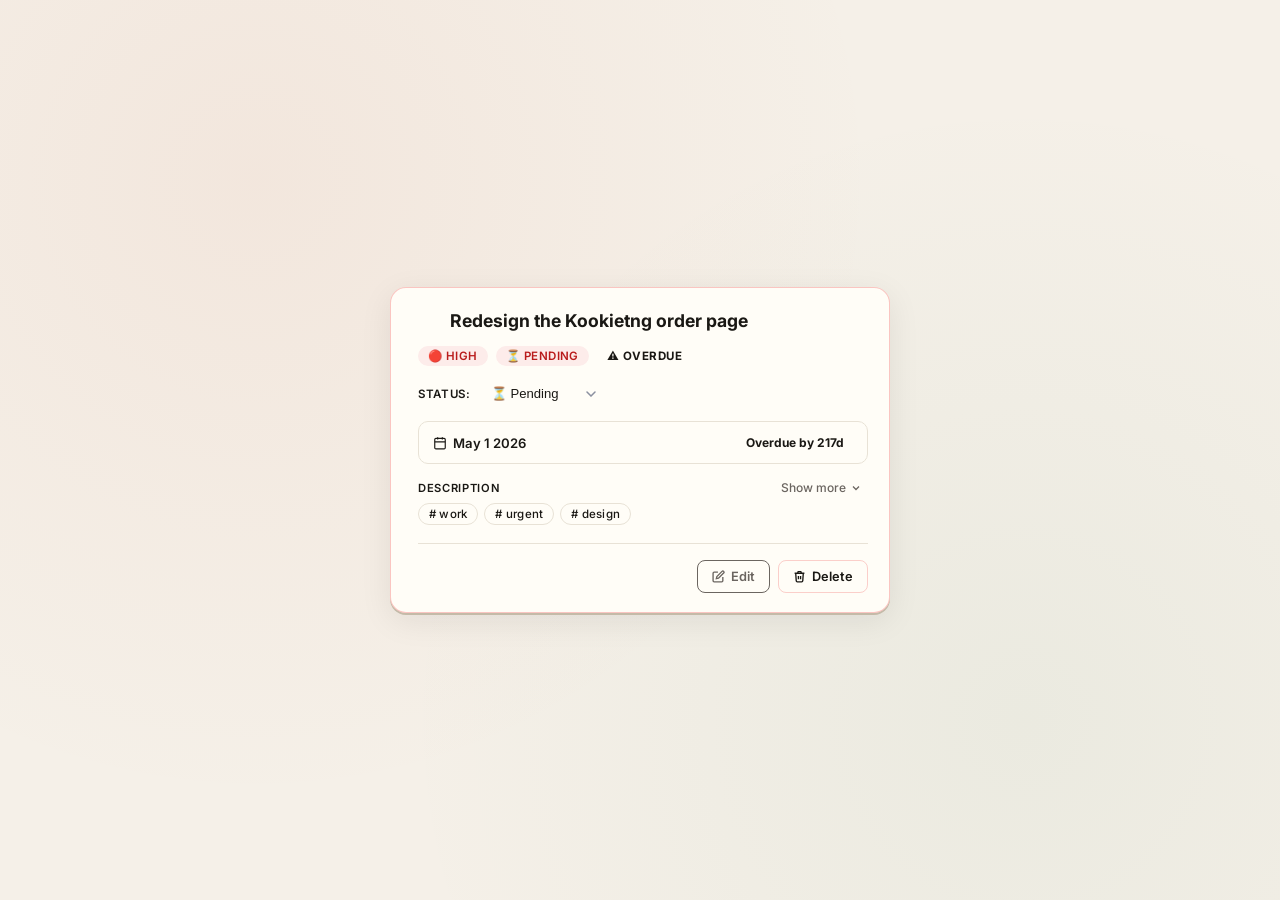
<file: index.html>
<!-- @format -->

<!doctype html>
<html lang="en">
  <head>
    <meta charset="UTF-8" />
    <meta name="viewport" content="width=device-width, initial-scale=1.0" />
    <title>Todo Card</title>
    <link rel="stylesheet" href="./styles.css" />
  </head>
  <body>
    <article
      data-testid="test-todo-card"
      id="todo-card"
      role="region"
      aria-label="Todo task card"
    >
      <!-- Priority indicator bar -->
      <div
        data-testid="test-todo-priority-indicator"
        id="priority-indicator"
        class="high"
        aria-hidden="true"
      ></div>

      <!-- ── VIEW MODE ── -->
      <div class="card-inner" id="card-view">
        <!-- Top row -->
        <div class="top-row">
          <div class="checkbox-wrap">
            <label for="complete-toggle" aria-label="Mark task complete">
              <input
                type="checkbox"
                id="complete-toggle"
                data-testid="test-todo-complete-toggle"
                onchange="onCheckboxChange(this)"
              />
            </label>
          </div>
          <div class="title-area">
            <h2 data-testid="test-todo-title" id="todo-title">
              Redesign the Kookietng order page
            </h2>
          </div>
        </div>

        <!-- Badges -->
        <div class="badges-row">
          <span
            class="badge high"
            data-testid="test-todo-priority"
            id="priority-badge"
            aria-label="Priority: High"
            >🔴 High</span
          >
          <span
            class="badge pending"
            data-testid="test-todo-status"
            id="status-badge"
            aria-label="Status: Pending"
            >⏳ Pending</span
          >
          <span
            data-testid="test-todo-overdue-indicator"
            id="overdue-indicator"
            role="status"
            aria-label="This task is overdue"
            >⚠ Overdue</span
          >
        </div>

        <!-- Status control -->
        <div class="status-row">
          <span class="status-label" id="status-label">Status:</span>
          <select
            data-testid="test-todo-status-control"
            id="status-control"
            aria-label="Change task status"
            onchange="onStatusChange(this.value)"
          >
            <option value="Pending">⏳ Pending</option>
            <option value="In Progress">🔄 In Progress</option>
            <option value="Done">✅ Done</option>
          </select>
        </div>

        <!-- Due date + time remaining -->
        <div class="date-section">
          <div class="date-left">
            <svg
              class="date-icon"
              width="14"
              height="14"
              fill="none"
              viewBox="0 0 24 24"
              stroke="currentColor"
              stroke-width="2"
              aria-hidden="true"
            >
              <rect x="3" y="4" width="18" height="18" rx="2" />
              <line x1="16" y1="2" x2="16" y2="6" />
              <line x1="8" y1="2" x2="8" y2="6" />
              <line x1="3" y1="10" x2="21" y2="10" />
            </svg>
            <time
              data-testid="test-todo-due-date"
              id="due-date-display"
              datetime="2026-05-01T23:59:00"
              >Due May 1, 2026</time
            >
          </div>
          <span
            data-testid="test-todo-time-remaining"
            id="time-remaining"
            aria-live="polite"
            aria-label="Time remaining"
            class="safe"
            >Calculating…</span
          >
        </div>

        <!-- Collapsible description -->
        <div class="expand-row">
          <span class="desc-heading">Description</span>
          <button
            data-testid="test-todo-expand-toggle"
            id="expand-toggle"
            aria-expanded="false"
            aria-controls="collapsible-section"
            onclick="toggleExpand()"
          >
            <span id="expand-label">Show more</span>
            <svg
              class="expand-icon"
              id="expand-icon"
              width="12"
              height="12"
              fill="none"
              viewBox="0 0 24 24"
              stroke="currentColor"
              stroke-width="2.5"
              aria-hidden="true"
            >
              <polyline points="6 9 12 15 18 9" />
            </svg>
          </button>
        </div>

        <div
          data-testid="test-todo-collapsible-section"
          id="collapsible-section"
        >
          <p data-testid="test-todo-description" id="todo-description">
            Update the product cards layout, add a quantity selector, and
            improve mobile responsiveness before the April promo launch. This
            includes refactoring the grid system, updating the colour tokens to
            match the new brand guidelines, and making sure all interactive
            elements meet WCAG AA contrast ratios. Coordinate with the backend
            team for the new cart API endpoint changes.
          </p>
        </div>

        <!-- Tags -->
        <ul data-testid="test-todo-tags" role="list" aria-label="Tags">
          <li data-testid="test-todo-tag-work" role="listitem"># work</li>
          <li data-testid="test-todo-tag-urgent" role="listitem"># urgent</li>
          <li role="listitem"># design</li>
        </ul>

        <!-- Actions -->
        <div class="actions-row">
          <button
            class="btn"
            data-testid="test-todo-edit-button"
            id="edit-btn"
            aria-label="Edit task"
            onclick="openEditMode()"
          >
            <svg
              width="13"
              height="13"
              fill="none"
              viewBox="0 0 24 24"
              stroke="currentColor"
              stroke-width="2.5"
              aria-hidden="true"
            >
              <path
                d="M11 4H4a2 2 0 0 0-2 2v14a2 2 0 0 0 2 2h14a2 2 0 0 0 2-2v-7"
              />
              <path
                d="M18.5 2.5a2.121 2.121 0 0 1 3 3L12 15l-4 1 1-4 9.5-9.5z"
              />
            </svg>
            Edit
          </button>
          <button
            class="btn"
            data-testid="test-todo-delete-button"
            aria-label="Delete task"
            onclick="alert('Delete clicked')"
          >
            <svg
              width="13"
              height="13"
              fill="none"
              viewBox="0 0 24 24"
              stroke="currentColor"
              stroke-width="2.5"
              aria-hidden="true"
            >
              <polyline points="3 6 5 6 21 6" />
              <path d="M19 6l-1 14a2 2 0 0 1-2 2H8a2 2 0 0 1-2-2L5 6" />
              <path
                d="M10 11v6M14 11v6M9 6V4a1 1 0 0 1 1-1h4a1 1 0 0 1 1 1v2"
              />
            </svg>
            Delete
          </button>
        </div>
      </div>

      <!-- ── EDIT FORM ── -->
      <form
        data-testid="test-todo-edit-form"
        id="edit-form"
        aria-label="Edit task form"
        onsubmit="saveEdit(event)"
      >
        <div class="form-row">
          <label class="form-label" for="edit-title">Title</label>
          <input
            type="text"
            id="edit-title"
            data-testid="test-todo-edit-title-input"
            class="form-input"
            required
            aria-required="true"
          />
        </div>

        <div class="form-row">
          <label class="form-label" for="edit-description">Description</label>
          <textarea
            id="edit-description"
            data-testid="test-todo-edit-description-input"
            class="form-input"
          ></textarea>
        </div>

        <div class="form-row-2">
          <div class="form-row">
            <label class="form-label" for="edit-priority">Priority</label>
            <select
              id="edit-priority"
              data-testid="test-todo-edit-priority-select"
              class="form-input"
              aria-label="Select priority"
            >
              <option value="Low">🟢 Low</option>
              <option value="Medium">🟡 Medium</option>
              <option value="High" selected>🔴 High</option>
            </select>
          </div>
          <div class="form-row">
            <label class="form-label" for="edit-due-date">Due Date</label>
            <input
              type="datetime-local"
              id="edit-due-date"
              data-testid="test-todo-edit-due-date-input"
              class="form-input"
            />
          </div>
        </div>

        <div class="form-actions">
          <button
            type="button"
            class="btn"
            data-testid="test-todo-cancel-button"
            onclick="cancelEdit()"
          >
            Cancel
          </button>
          <button type="submit" class="btn" data-testid="test-todo-save-button">
            Save Changes
          </button>
        </div>
      </form>
    </article>

    <script src="./script.js"></script>
  </body>
</html>
</file>
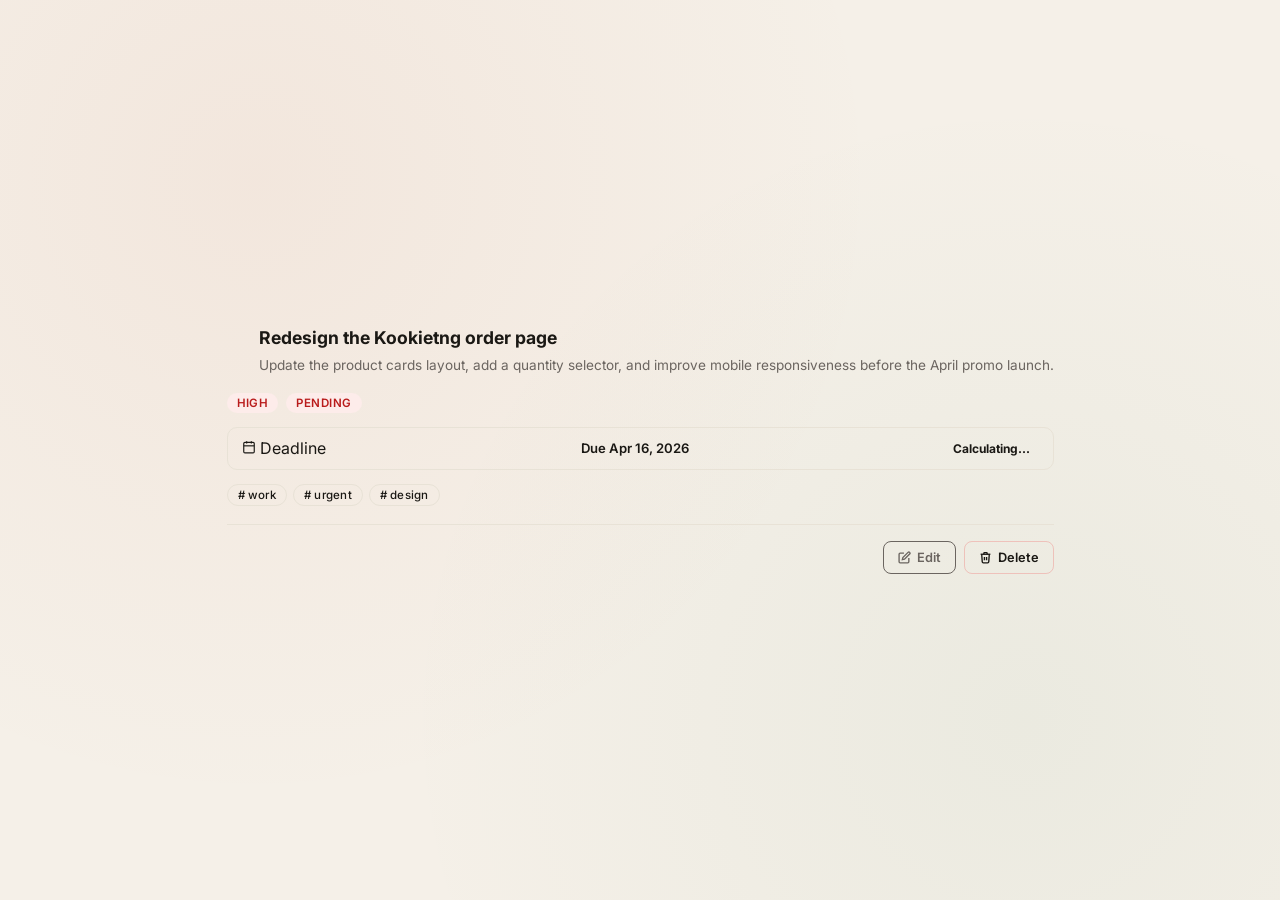
<file: todoapp.html>
<!-- @format -->

<!doctype html>
<html lang="en">
  <head>
    <meta charset="UTF-8" />
    <meta name="viewport" content="width=device-width, initial-scale=1.0" />
    <title>Todo Card</title>
    <link rel="stylesheet" href="./styles.css" />
  </head>
  <body>
    <section
      data-testid="test-todo-card"
      role="region"
      aria-label="Todo task card"
    >
      <div class="top-row">
        <div class="checkbox-wrap">
          <label>
            <input
              type="checkbox"
              data-testid="test-todo-complete-toggle"
              aria-label="Mark task as complete"
              onchange="toggleComplete(this)"
            />
          </label>
        </div>
        <div class="title-area">
          <h2 data-testid="test-todo-title">
            Redesign the Kookietng order page
          </h2>
          <p data-testid="test-todo-description">
            Update the product cards layout, add a quantity selector, and
            improve mobile responsiveness before the April promo launch.
          </p>
        </div>
      </div>

      <div class="badges-row" role="group" aria-label="Task metadata">
        <span
          class="badge high"
          data-testid="test-todo-priority"
          aria-label="Priority: High"
          >High</span
        >

        <span
          class="badge pending"
          data-testid="test-todo-status"
          id="status-badge"
          aria-label="Status: Pending"
          >Pending</span
        >
      </div>

      <div class="date-section">
        <div class="date-label">
          <svg
            width="14"
            height="14"
            fill="none"
            viewBox="0 0 24 24"
            stroke="currentColor"
            stroke-width="2"
            aria-hidden="true"
          >
            <rect x="3" y="4" width="18" height="18" rx="2" />
            <line x1="16" y1="2" x2="16" y2="6" />
            <line x1="8" y1="2" x2="8" y2="6" />
            <line x1="3" y1="10" x2="21" y2="10" />
          </svg>
          Deadline
        </div>
        <time data-testid="test-todo-due-date" datetime="2026-04-16T23:59:00">
          Due Apr 16, 2026
        </time>
        <span
          data-testid="test-todo-time-remaining"
          id="time-remaining"
          aria-live="polite"
          aria-label="Time remaining"
          >Calculating...</span
        >
      </div>

      <ul data-testid="test-todo-tags" role="list" aria-label="Tags">
        <li data-testid="test-todo-tag-work" role="listitem"># work</li>
        <li data-testid="test-todo-tag-urgent" role="listitem"># urgent</li>
        <li role="listitem"># design</li>
      </ul>

      <div class="actions-row">
        <button
          class="btn"
          data-testid="test-todo-edit-button"
          aria-label="Edit task"
          onclick="console.log('edit clicked')"
        >
          <svg
            width="13"
            height="13"
            fill="none"
            viewBox="0 0 24 24"
            stroke="currentColor"
            stroke-width="2.5"
            aria-hidden="true"
          >
            <path
              d="M11 4H4a2 2 0 0 0-2 2v14a2 2 0 0 0 2 2h14a2 2 0 0 0 2-2v-7"
            />
            <path d="M18.5 2.5a2.121 2.121 0 0 1 3 3L12 15l-4 1 1-4 9.5-9.5z" />
          </svg>
          Edit
        </button>
        <button
          class="btn"
          data-testid="test-todo-delete-button"
          aria-label="Delete task"
          onclick="alert('Delete clicked')"
        >
          <svg
            width="13"
            height="13"
            fill="none"
            viewBox="0 0 24 24"
            stroke="currentColor"
            stroke-width="2.5"
            aria-hidden="true"
          >
            <polyline points="3 6 5 6 21 6" />
            <path d="M19 6l-1 14a2 2 0 0 1-2 2H8a2 2 0 0 1-2-2L5 6" />
            <path d="M10 11v6M14 11v6" />
            <path d="M9 6V4a1 1 0 0 1 1-1h4a1 1 0 0 1 1 1v2" />
          </svg>
          Delete
        </button>
      </div>
    </section>
    <script src="./script.js"></script>
  </body>
</html>
</file>
<file: styles.css>
/** @format */
@import url("https://fonts.googleapis.com/css2?family=Inter:ital,opsz,wght@0,14..32,100..900;1,14..32,100..900&display=swap");
*,
*::before,
*::after {
  box-sizing: border-box;
  margin: 0;
  padding: 0;
}

:root {
  --bg: #f5f0e8;
  --card: #fffdf7;
  --ink: #1a1814;
  --ink-soft: #6b6560;
  --accent: #c94f2c;
  --accent-light: #f7e9e4;
  --green: #2c7a4b;
  --green-light: #e4f3ec;
  --amber: #b86a00;
  --amber-light: #fef3dc;
  --border: #e8e2d6;
  --shadow: 0 2px 0 #c4baa8, 0 8px 32px rgba(26, 24, 20, 0.08);
  --radius: 16px;
}

body {
  background: var(--bg);
  background-image:
    radial-gradient(
      circle at 20% 20%,
      rgba(201, 79, 44, 0.06) 0%,
      transparent 50%
    ),
    radial-gradient(
      circle at 80% 80%,
      rgba(44, 122, 75, 0.05) 0%,
      transparent 50%
    );
  min-height: 100vh;
  display: flex;
  align-items: center;
  justify-content: center;
  padding: 32px 16px;
  font-family: Inter;
  color: var(--ink);
}

/* ── CARD ── */
article[data-testid="test-todo-card"] {
  background: #fffdf7;
  border-radius: var(--radius);
  /* box-shadow: var(--shadow); */
  width: 100%;
  max-width: 500px;
  position: relative;
  overflow: hidden;
  animation: cardIn 0.5s cubic-bezier(0.16, 1, 0.3, 1) both;
  transition: box-shadow var(--trans);
}

@keyframes cardIn {
  from {
    opacity: 0;
    transform: translateY(24px) scale(0.98);
  }
  to {
    opacity: 1;
    transform: translateY(0) scale(1);
  }
}

/* Priority left-border indicator */
[data-testid="test-todo-priority-indicator"] {
  position: absolute;
  left: 0;
  top: 0;
  bottom: 0;
  width: 4px;
  border-radius: var(--radius) 0 0 var(--radius);
  transition: background var(--trans);
}

.card-inner {
  padding: 22px 22px 20px 28px;
}

/* Done state */
.card-done .card-inner {
  opacity: 0.65;
}

/* Overdue card tint */
.card-overdue {
  box-shadow:
    var(--shadow),
    inset 0 0 0 1px rgba(239, 68, 68, 0.3);
}

/* ── TOP ROW ── */
.top-row {
  display: flex;
  align-items: flex-start;
  gap: 12px;
  margin-bottom: 14px;
}

/* Checkbox */
.checkbox-wrap {
  flex-shrink: 0;
  margin-top: 2px;
}
.checkbox-wrap label {
  display: flex;
  align-items: center;
  cursor: pointer;
}

input[data-testid="test-todo-complete-toggle"] {
  appearance: none;
  width: 20px;
  height: 20px;
  border: 2px solid var(--border2);
  border-radius: 6px;
  background: transparent;
  cursor: pointer;
  position: relative;
  transition: all var(--trans);
  flex-shrink: 0;
}
input[data-testid="test-todo-complete-toggle"]:checked {
  background: var(--done-c);
  border-color: var(--done-c);
}
input[data-testid="test-todo-complete-toggle"]:checked::after {
  content: "";
  position: absolute;
  top: 2px;
  left: 5px;
  width: 5px;
  height: 9px;
  border: 2px solid #000;
  border-top: none;
  border-left: none;
  transform: rotate(45deg);
}
input[data-testid="test-todo-complete-toggle"]:focus-visible {
  outline: 2px solid var(--pending-c);
  outline-offset: 3px;
}

.title-area {
  flex: 1;
  min-width: 0;
}

h2[data-testid="test-todo-title"] {
  font-family: "Inter";
  font-size: 1.1rem;
  font-weight: 700;
  line-height: 1.35;
  color: var(--ink);
  word-break: break-word;
  transition: all var(--trans);
}
.card-done h2[data-testid="test-todo-title"] {
  text-decoration: line-through;
  color: var(--ink-mute);
}

/* ── BADGES ROW ── */
.badges-row {
  display: flex;
  flex-wrap: wrap;
  align-items: center;
  gap: 8px;
  margin-bottom: 14px;
}

.badge {
  display: inline-flex;
  align-items: center;
  gap: 5px;
  padding: 3px 10px;
  border-radius: 99px;
  font-size: 0.72rem;
  font-weight: 600;
  letter-spacing: 0.04em;
  text-transform: uppercase;
}
[data-testid="test-todo-priority"].low {
  background: #fdecea;
  color: #1c1c;
}
[data-testid="test-todo-priority"].medium {
  background: #fdecea;
  color: #b91c;
}
[data-testid="test-todo-priority"].high {
  background: #fdecea;
  color: #b91c1c;
}
[data-testid="test-todo-status"].pending {
  background: #fdecea;
  color: #b91c1c;
}
[data-testid="test-todo-status"].progress {
  background: #fdecea;
  color: #c1c;
}
[data-testid="test-todo-status"].done {
  background: #fdecea;
  color: #1c1c;
}

/* Overdue indicator badge */
[data-testid="test-todo-overdue-indicator"] {
  display: none;
  align-items: center;
  gap: 4px;
  padding: 3px 10px;
  border-radius: 99px;
  font-size: 0.72rem;
  font-weight: 700;
  letter-spacing: 0.04em;
  text-transform: uppercase;
  background: var(--high-bg);
  color: var(--overdue);
  animation: pulse 2s ease-in-out infinite;
}
[data-testid="test-todo-overdue-indicator"].visible {
  display: inline-flex;
}
@keyframes pulse {
  0%,
  100% {
    opacity: 1;
  }
  50% {
    opacity: 0.6;
  }
}

/* ── STATUS CONTROL ── */
.status-row {
  display: flex;
  align-items: center;
  gap: 10px;
  margin-bottom: 14px;
  flex-wrap: wrap;
}

.status-label {
  font-size: 0.72rem;
  font-weight: 600;
  color: var(--ink-mute);
  text-transform: uppercase;
  letter-spacing: 0.06em;
  white-space: nowrap;
}

select[data-testid="test-todo-status-control"] {
  background: var(--surface2);
  border: 1px solid var(--border2);
  border-radius: 8px;
  color: var(--ink);
  font-family: "Lato", sans-serif;
  font-size: 0.82rem;
  font-weight: 500;
  padding: 6px 28px 6px 10px;
  cursor: pointer;
  appearance: none;
  background-image: url("data:image/svg+xml,%3Csvg xmlns='http://www.w3.org/2000/svg' width='10' height='6' viewBox='0 0 10 6'%3E%3Cpath d='M1 1l4 4 4-4' stroke='%238B90A0' stroke-width='1.5' fill='none' stroke-linecap='round'/%3E%3C/svg%3E");
  background-repeat: no-repeat;
  background-position: right 10px center;
  transition: border-color var(--trans);
}
select[data-testid="test-todo-status-control"]:focus-visible {
  outline: 2px solid var(--pending-c);
  outline-offset: 2px;
  border-color: var(--pending-c);
}

/* ── DATE SECTION ── */
.date-section {
  background: var(--surface2);
  border: 1px solid var(--border);
  border-radius: 10px;
  padding: 10px 14px;
  margin-bottom: 14px;
  display: flex;
  align-items: center;
  justify-content: space-between;
  gap: 8px;
  flex-wrap: wrap;
}
.date-left {
  display: flex;
  align-items: center;
  gap: 6px;
}
.date-icon {
  color: var(--ink-mute);
  flex-shrink: 0;
}

time[data-testid="test-todo-due-date"] {
  font-size: 0.82rem;
  font-weight: 600;
  color: var(--ink);
}

[data-testid="test-todo-time-remaining"] {
  font-size: 0.75rem;
  font-weight: 700;
  padding: 3px 9px;
  border-radius: 99px;
  transition: all var(--trans);
}
[data-testid="test-todo-time-remaining"].safe {
  background: var(--done-bg);
  color: var(--low);
}
[data-testid="test-todo-time-remaining"].soon {
  background: var(--med-bg);
  color: var(--med);
}
[data-testid="test-todo-time-remaining"].overdue {
  background: var(--high-bg);
  color: var(--high);
}
[data-testid="test-todo-time-remaining"].complete {
  background: var(--done-bg);
  color: var(--done-c);
}

/* ── COLLAPSIBLE SECTION ── */
.expand-row {
  display: flex;
  align-items: center;
  justify-content: space-between;
  margin-bottom: 6px;
}
.desc-heading {
  font-size: 0.7rem;
  font-weight: 600;
  color: var(--ink-mute);
  text-transform: uppercase;
  letter-spacing: 0.06em;
}

button[data-testid="test-todo-expand-toggle"] {
  display: inline-flex;
  align-items: center;
  gap: 4px;
  background: transparent;
  border: none;
  color: var(--ink-soft);
  font-family: "Inter", sans-serif;
  font-size: 0.75rem;
  font-weight: 500;
  cursor: pointer;
  padding: 2px 6px;
  border-radius: 6px;
  transition: all var(--trans);
}
button[data-testid="test-todo-expand-toggle"]:hover {
  background: var(--surface2);
  color: var(--ink);
}
button[data-testid="test-todo-expand-toggle"]:focus-visible {
  outline: 2px solid var(--pending-c);
  outline-offset: 2px;
}
.expand-icon {
  transition: transform var(--trans);
}
.expand-icon.open {
  transform: rotate(180deg);
}

[data-testid="test-todo-collapsible-section"] {
  overflow: hidden;
  max-height: 0;
  transition: max-height 0.35s cubic-bezier(0.4, 0, 0.2, 1);
  margin-bottom: 0;
}
[data-testid="test-todo-collapsible-section"].expanded {
  max-height: 400px;
  margin-bottom: 14px;
}

p[data-testid="test-todo-description"] {
  font-size: 0.85rem;
  color: var(--ink-soft);
  line-height: 1.65;
  padding: 4px 0 2px;
}

/* ── TAGS ── */
ul[data-testid="test-todo-tags"] {
  list-style: none;
  display: flex;
  flex-wrap: wrap;
  gap: 6px;
  margin-bottom: 18px;
}
ul[data-testid="test-todo-tags"] li {
  font-size: 0.72rem;
  font-weight: 500;
  color: var(--ink-mute);
  background: var(--surface2);
  border: 1px solid var(--border);
  padding: 3px 10px;
  border-radius: 99px;
  transition: all var(--trans);
  letter-spacing: 0.02em;
}
ul[data-testid="test-todo-tags"] li:hover {
  border-color: var(--border2);
  color: var(--ink-soft);
}

/* ── ACTIONS ── */
.actions-row {
  display: flex;
  align-items: center;
  justify-content: flex-end;
  gap: 8px;
  padding-top: 16px;
  border-top: 1px solid var(--border);
}

.btn {
  display: inline-flex;
  align-items: center;
  gap: 6px;
  padding: 8px 14px;
  border-radius: 8px;
  font-family: Inter;
  font-size: 0.8rem;
  font-weight: 600;
  cursor: pointer;
  border: 1px solid transparent;
  transition: all var(--trans);
  white-space: nowrap;
}
.btn:focus-visible {
  outline: 2px solid var(--pending-c);
  outline-offset: 2px;
}

[data-testid="test-todo-edit-button"] {
  background: var(--surface2);
  border-color: var(--border2);
  color: var(--ink-soft);
}
[data-testid="test-todo-edit-button"]:hover {
  background: var(--border);
  color: var(--ink);
}

[data-testid="test-todo-delete-button"] {
  background: transparent;
  border-color: rgba(239, 68, 68, 0.25);
  color: var(--high);
}
[data-testid="test-todo-delete-button"]:hover {
  background: var(--high-bg);
}

/* ── EDIT FORM ── */
[data-testid="test-todo-edit-form"] {
  display: none;
  flex-direction: column;
  gap: 14px;
  padding: 20px 22px 20px 28px;
  border-top: 1px solid var(--border);
  animation: fadeSlide 0.25s ease both;
}
[data-testid="test-todo-edit-form"].active {
  display: flex;
}

@keyframes fadeSlide {
  from {
    opacity: 0;
    transform: translateY(-8px);
  }
  to {
    opacity: 1;
    transform: translateY(0);
  }
}

.form-row {
  display: flex;
  flex-direction: column;
  gap: 5px;
}

.form-label {
  font-size: 0.72rem;
  font-weight: 600;
  color: var(--ink-mute);
  text-transform: uppercase;
  letter-spacing: 0.06em;
}

.form-input {
  background: var(--surface2);
  border: 1px solid var(--border2);
  border-radius: 8px;
  color: var(--ink);
  font-family: Inter;
  font-size: 0.88rem;
  padding: 9px 12px;
  transition: border-color var(--trans);
  width: 100%;
}
.form-input:focus {
  outline: none;
  border-color: var(--pending-c);
  box-shadow: 0 0 0 3px rgba(129, 140, 248, 0.15);
}
textarea.form-input {
  resize: vertical;
  min-height: 80px;
}
select.form-input {
  appearance: none;
  cursor: pointer;
}

.form-row-2 {
  display: grid;
  grid-template-columns: 1fr 1fr;
  gap: 12px;
}

.form-actions {
  display: flex;
  gap: 8px;
  justify-content: flex-end;
  padding-top: 4px;
}

[data-testid="test-todo-save-button"] {
  background: var(--accent);
  color: #fff;
  border: none;
  padding: 8px 18px;
}
[data-testid="test-todo-save-button"]:hover {
  background: #6b7af0;
}

[data-testid="test-todo-cancel-button"] {
  background: var(--surface2);
  border-color: var(--border2);
  color: var(--ink-soft);
}
[data-testid="test-todo-cancel-button"]:hover {
  background: var(--border);
  color: var(--ink);
}

/* ── RESPONSIVE ── */
@media (max-width: 480px) {
  .card-inner,
  [data-testid="test-todo-edit-form"] {
    padding: 16px 16px 16px 22px;
  }
  .form-row-2 {
    grid-template-columns: 1fr;
  }
  h2[data-testid="test-todo-title"] {
    font-size: 1rem;
  }
  .badges-row {
    gap: 6px;
  }
}
@media (min-width: 768px) {
  .badges-row {
    align-items: center;
  }
}
</file>
